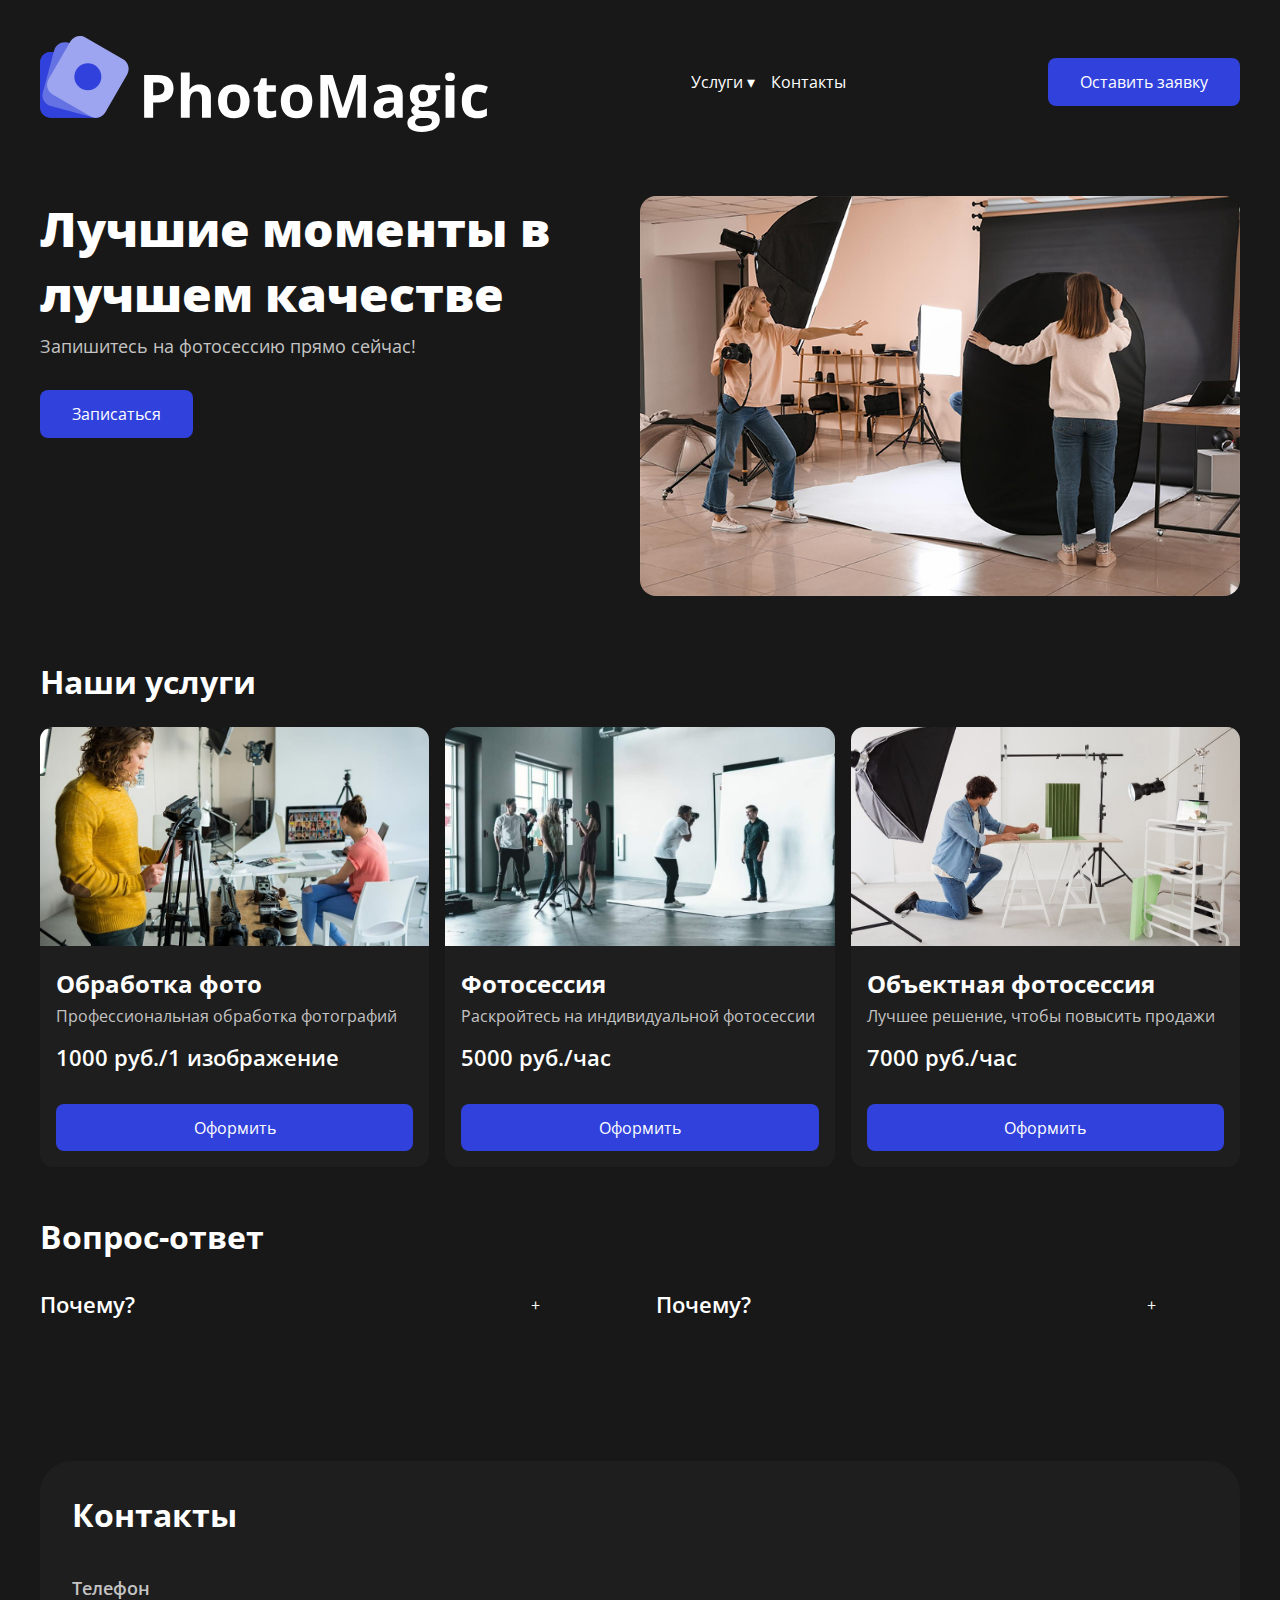
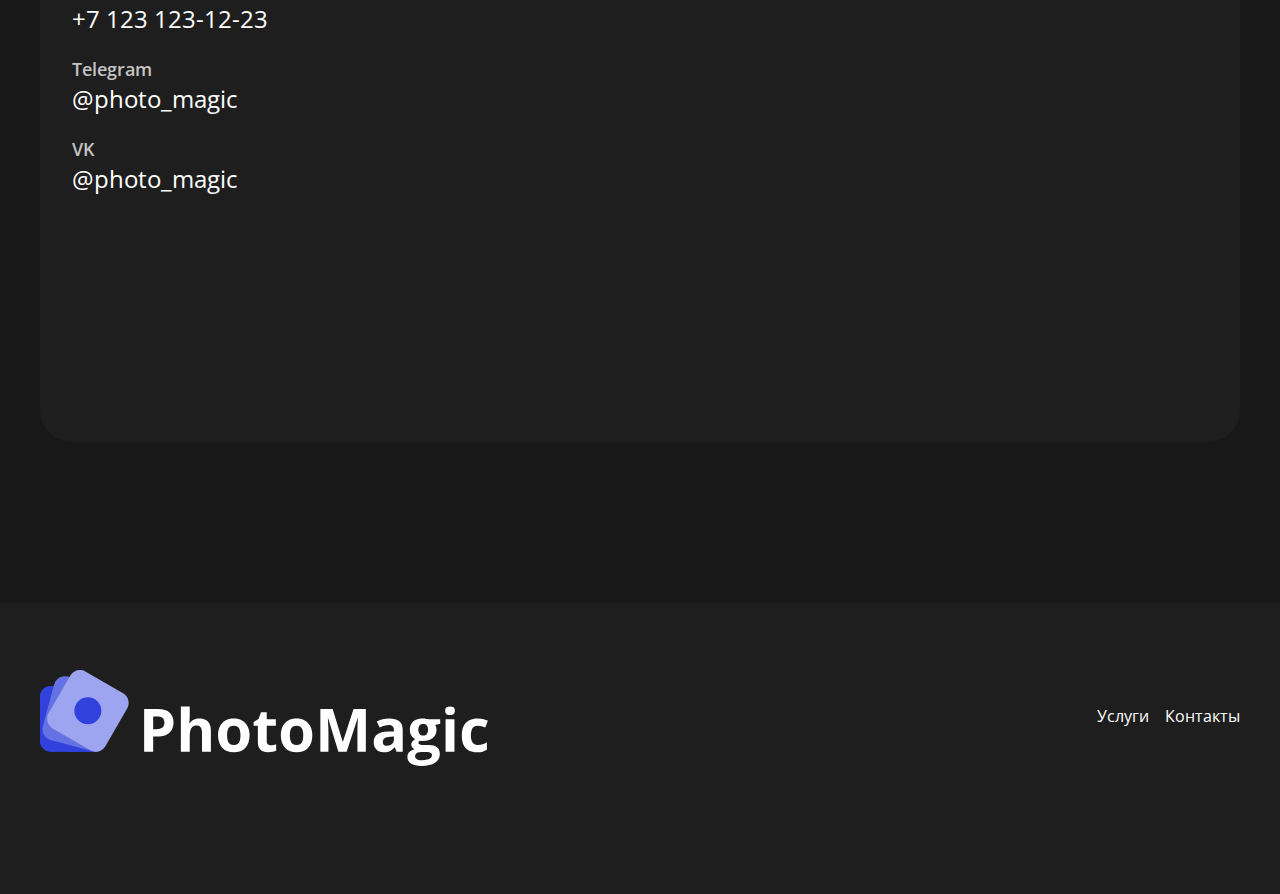
<file: 2dp__srez/index.html>
<!DOCTYPE html>
<html lang="en">

<head>
  <meta charset="UTF-8">
  <meta name="viewport" content="width=device-width, initial-scale=1.0">
  <link rel="stylesheet" href="./assets/css/style.css">
  <script src="./assets/js/main.js" defer></script>
  <title>Srez</title>
</head>

<body>
  <header>
    <div class="container header__content">
      <img src="./assets/images/logotype/logotype.svg" alt="logotype" class="logotype">
      <nav>
        <ul class="header_menu">
          <li>
            <div class="link_expand">
              <ul class=" link_expand__content">
                <li><a href="">Фотосессия</a></li>
                <li><a href="">Обработка фото</a></li>
                <li><a href="">Объектная фотосессия</a></li>
              </ul>
              <a href="">
                Услуги <span class="link_expand__arrow"></span>&#x25BE;</span>
              </a>
            </div>
          </li>
          <li>
            <a href="">Контакты</a>
          </li>
        </ul>
      </nav>
      <button>
        Оставить заявку
      </button>
    </div>
  </header>
  <section class="card">
    <div class="container card__content">
      <div class="card__text">
        <h1 class="card__headline">Лучшие моменты в лучшем качестве</h1>
        <p class="card__description">Запишитесь на фотосессию прямо сейчас!</p>
        <button>
          Записаться
        </button>
      </div>
      <img src="./assets/images/card/card-image.jpg" alt="card" class="card__image">
    </div>
  </section>
  <section class="services">
    <div class="container">
      <h2 class="headline">Наши услуги</h2>
      <div class="services__wrapper">
        <article class="service">
          <img class="service__cover" src="./assets/images/services/2.jpg" alt="card image">
          <div class="service__content">
            <p class="service__title">Обработка фото</p>
            <p class="service__description">Профессиональная обработка фотографий</p>
            <p class="service__price">1000 руб./1 изображение</p>
            <button class="service__button">
              Оформить
            </button>
          </div>
        </article>
        <article class="service">
          <img class="service__cover" src="./assets/images/services/1.jpeg" alt="card image">
          <div class="service__content">
            <p class="service__title">Фотосессия</p>
            <p class="service__description">Раскройтесь на индивидуальной фотосессии</p>
            <p class="service__price">5000 руб./час</p>
            <button class="service__button">
              Оформить
            </button>
          </div>
        </article>
        <article class="service">
          <img class="service__cover" src="./assets/images/services/3.jpg" alt="card image">
          <div class="service__content">
            <p class="service__title">Объектная фотосессия</p>
            <p class="service__description">Лучшее решение, чтобы повысить продажи</p>
            <p class="service__price">7000 руб./час</p>
            <button class="service__button">
              Оформить
            </button>
          </div>
        </article>
      </div>
    </div>
  </section>
  <section class="faq">
    <div class="container">
      <h2 class="headline">Вопрос-ответ</h2>
      <div class="faq__container">
        <div class="accordion">
          <div class="accordion__trigger">
            <p class="accordion__title">
              Почему?
            </p>
            <p class="accordion__icon">&#43;</p>
          </div>
          <div class="accordion__content">
            <p>Потому что</p>
          </div>
        </div>
        <div class="accordion">
          <div class="accordion__trigger">
            <p class="accordion__title">
              Почему?
            </p>
            <p class="accordion__icon">&#43;</p>
          </div>
          <div class="accordion__content">
            <p>Потому что</p>
          </div>
        </div>

      </div>
    </div>
  </section>
  <section class="contacts">
    <div class="container contacts__content">
      <h2 class="headline">Контакты</h2>
      <div class="contacts__info_map">
        <ul class="contacts__wrapper">
          <li>
            <p class="contact__name">
              Телефон
            </p>
            <p class="contact__value">
              +7 123 123-12-23
            </p>
          </li>
          <li>
            <p class="contact__name">
              Telegram
            </p>
            <p class="contact__value">
              @photo_magic
            </p>
          </li>
          <li>
            <p class="contact__name">
              VK
            </p>
            <p class="contact__value">
              @photo_magic
            </p>
          </li>
        </ul>
        <iframe
          src="https://www.google.com/maps/embed?pb=!1m18!1m12!1m3!1d1121.2441865147005!2d49.17913835515897!3d55.80212146487734!2m3!1f0!2f0!3f0!3m2!1i1024!2i768!4f13.1!3m3!1m2!1s0x415eb281ef8e4d65%3A0x5b12cc06fe4a5dfe!2z0JrQsNC30LDQvdGB0LrQuNC5INGC0LXRhdC90LjQutGD0Lwg0LjQvdGE0L7RgNC80LDRhtC40L7QvdC90YvRhSDRgtC10YXQvdC-0LvQvtCz0LjQuSDQuCDRgdCy0Y_Qt9C4!5e0!3m2!1sru!2sru!4v1733303837402!5m2!1sru!2sru"
          class="contacts__map" style="border:0;" allowfullscreen="" loading="lazy"
          referrerpolicy="no-referrer-when-downgrade"></iframe>
      </div>
    </div>
  </section>
  <footer>
    <div class="container footer__content">
      <img src="./assets/images/logotype/logotype.svg" alt="logotype" class="logotype">
      <nav>
        <ul class="header_menu">
          <li>
            <a href="">Услуги</a>
          </li>
          <li>
            <a href="">Контакты</a>
          </li>
        </ul>
      </nav>
    </div>
  </footer>

  <!-- Modal -->
  <dialog id="make_request">
    <span class="close">X</span>
    <h2 class="headline">
      Записаться на фотосессию
    </h2>
    <form class="make_request_form">
      <input type="email" name="email" placeholder="E-mail">
      <button type="submit">
        Отправить заявку
      </button>
    </form>
  </dialog>
</body>

</html>
</file>
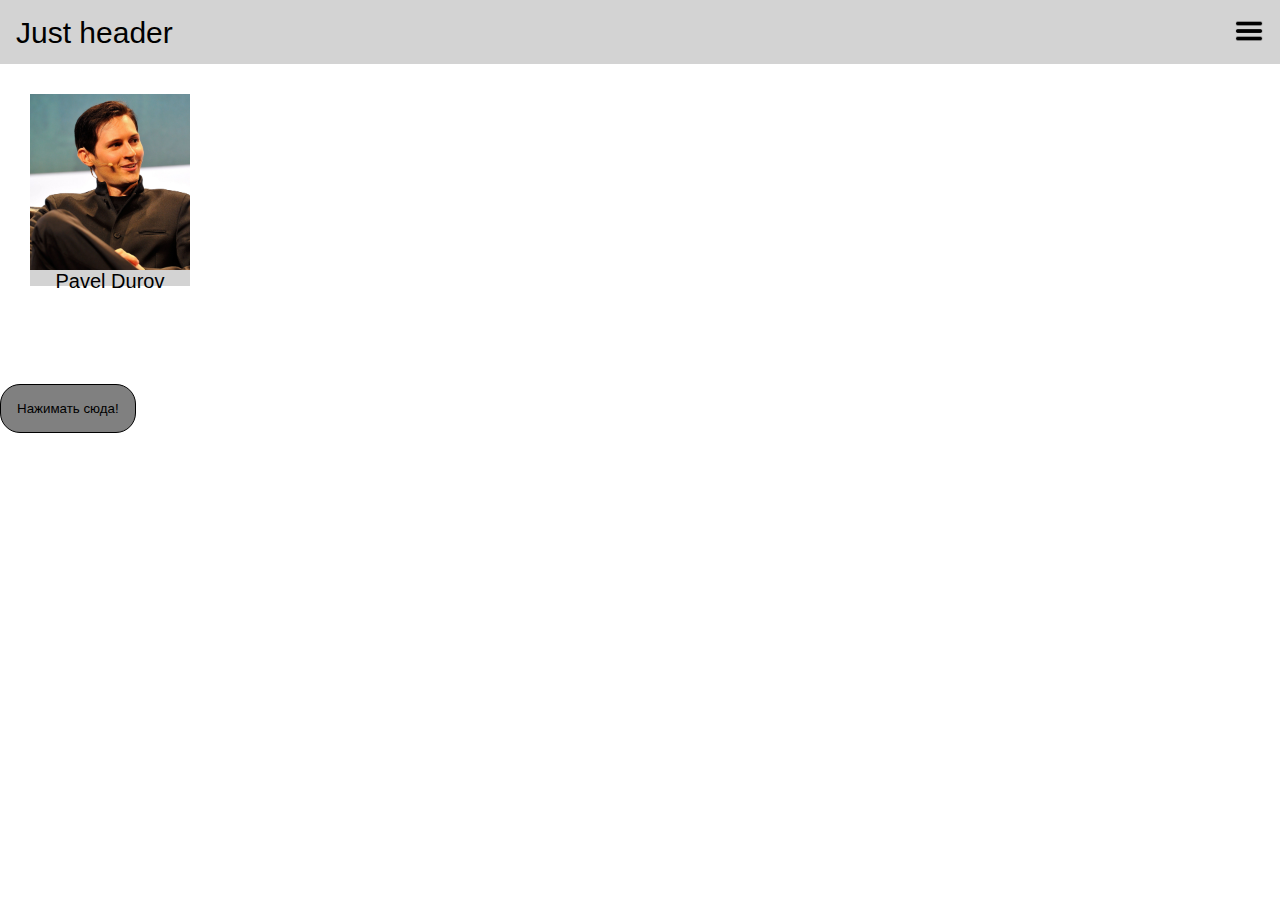
<file: 2/1/index.html>
<!DOCTYPE html>
<html lang="ru">

<head>
  <meta charset="UTF-8">
  <meta name="viewport" content="width=device-width, initial-scale=1.0">
  <link rel="stylesheet" href="./public/css/style.css">
  <script src="./public/js/main.js" defer></script>
  <title>1</title>
</head>

<body>
  <header class="header" >
    <div class="header-inner">
        <p class="header-text">Just header</p>
        <div class="nav">
          <a href="#">Home</a>
          <a href="#">Search</a>
          <a href="#">About us</a>
          <a href="#">Help</a>
        </div>
        <div class="burger">
          <span onclick="burger(event)">
            <img src="./public/image/Hamburger_icon.svg.png" alt="burger">
          </span>
        </div>
        
    </div>
  </header>
  <main>
    
    <div class="profile-inner">
        <div class="profile">
            <img src="./public/image/1037781022_662_0_3237_2831_1920x0_80_0_0_6bc55d0c1b8edc8400b3d938c42957b9.jpg" alt="fredurov" class="profile-img">
            <p>Pavel Durov</p>
        </div>
    </div>
    
    <div class="modal-btn">
      <button onclick="openModal()">
        <p class="">Нажимать сюда!</p>
      </button>
    </div>

    <div class="modal-window">
      <p class="">Вы хотите удалить профиль Павла?</p>
      <button onclick="closeModal()">Закрыть</button>
      <button class="remove-btn" onclick="removeFREDUROV()">удалить</button>
    </div>

  </main>
</body>

</html>
</file>
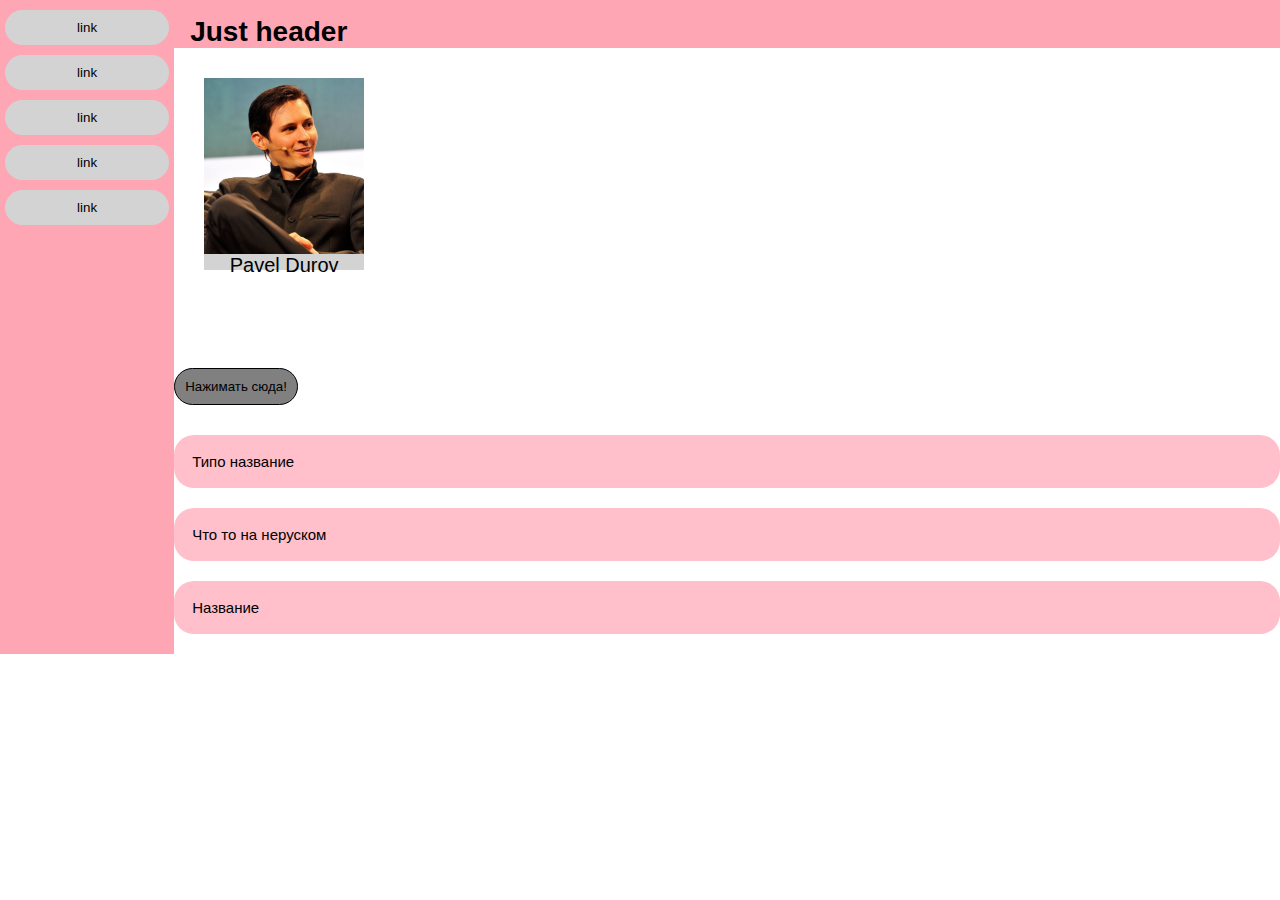
<file: 2/2/index.html>
<!DOCTYPE html>
<html lang="ru">

<head>
  <meta charset="UTF-8">
  <meta name="viewport" content="width=device-width, initial-scale=1.0">
  <link rel="stylesheet" href="./assets/css/style.css">
  <script src="./assets/js/main.js" defer></script>
  <title>2</title>
</head>

<body>
  <div class="bar">
    
      
      

    <button class="bar-btn">link</button>
    <button class="bar-btn">link</button>
    <button class="bar-btn">link</button>
    <button class="bar-btn">link</button>
    <button class="bar-btn">link</button>
  </div>
  <div class="main">
    <header class="header" >
      <div class="header-inner">
          <h1>Just header</h1>
          
      </div>
    </header>
    <main>
      
      <div class="profile-inner">
          <div class="profile">
              <img src="./assets/images/1037781022_662_0_3237_2831_1920x0_80_0_0_6bc55d0c1b8edc8400b3d938c42957b9.jpg" alt="fredurov" class="profile-img">
              <p>Pavel Durov</p>
          </div>
      </div>
      
      <div class="modal-btn">
        <button onclick="openModal()">
          <p class="">Нажимать сюда!</p>
        </button>
      </div>

      


      <button class="accordion">Типо название</button>
      <div class="panel">
      <p>Lorem ipsum dolor sit amet, consectetur adipisicing elit, sed do eiusmod tempor incididunt ut labore et dolore magna aliqua. Ut enim ad minim veniam, quis nostrud exercitation ullamco laboris nisi ut aliquip ex ea commodo consequat.Lorem ipsum dolor sit amet, consectetur adipisicing elit, sed do eiusmod tempor incididunt ut labore et dolore magna aliqua. Ut enim ad minim veniam, quis nostrud exercitation ullamco laboris nisi ut aliquip ex ea commodo consequat.Lorem ipsum dolor sit amet, consectetur adipisicing elit, sed do eiusmod tempor incididunt ut labore et dolore magna aliqua. Ut enim ad minim veniam, quis nostrud exercitation ullamco laboris nisi ut aliquip ex ea commodo consequat.Lorem ipsum dolor sit amet, consectetur adipisicing elit, sed do eiusmod tempor incididunt ut labore et dolore magna aliqua. Ut enim ad minim veniam, quis nostrud exercitation ullamco laboris nisi ut aliquip ex ea commodo consequat.</p>
      </div>

      <button class="accordion">Что то на неруском</button>
      <div class="panel">
        <p>Lorem ipsum dolor sit amet, consectetur adipisicing elit, sed do eiusmod tempor incididunt ut labore et dolore magna aliqua. Ut enim ad minim veniam, quis nostrud exercitation ullamco laboris nisi ut aliquip ex ea commodo consequat.Lorem ipsum dolor sit amet, consectetur adipisicing elit, sed do eiusmod tempor incididunt ut labore et dolore magna aliqua. Ut enim ad minim veniam, quis nostrud exercitation ullamco laboris nisi ut aliquip ex ea commodo consequat.Lorem ipsum dolor sit amet, consectetur adipisicing elit, sed do eiusmod tempor incididunt ut labore et dolore magna aliqua. Ut enim ad minim veniam, quis nostrud exercitation ullamco laboris nisi ut aliquip ex ea commodo consequat.Lorem ipsum dolor sit amet, consectetur adipisicing elit, sed do eiusmod tempor incididunt ut labore et dolore magna aliqua. Ut enim ad minim veniam, quis nostrud exercitation ullamco laboris nisi ut aliquip ex ea commodo consequat.</p>
      </div>

      <button class="accordion">Название</button>
      <div class="panel">
        <p>Lorem ipsum dolor sit amet, consectetur adipisicing elit, sed do eiusmod tempor incididunt ut labore et dolore magna aliqua. Ut enim ad minim veniam, quis nostrud exercitation ullamco laboris nisi ut aliquip ex ea commodo consequat.Lorem ipsum dolor sit amet, consectetur adipisicing elit, sed do eiusmod tempor incididunt ut labore et dolore magna aliqua. Ut enim ad minim veniam, quis nostrud exercitation ullamco laboris nisi ut aliquip ex ea commodo consequat.Lorem ipsum dolor sit amet, consectetur adipisicing elit, sed do eiusmod tempor incididunt ut labore et dolore magna aliqua. Ut enim ad minim veniam, quis nostrud exercitation ullamco laboris nisi ut aliquip ex ea commodo consequat.Lorem ipsum dolor sit amet, consectetur adipisicing elit, sed do eiusmod tempor incididunt ut labore et dolore magna aliqua. Ut enim ad minim veniam, quis nostrud exercitation ullamco laboris nisi ut aliquip ex ea commodo consequat.</p>
      </div>

      <div class="modal-window">
        <p class="">Вы хотите удалить профиль Павла?</p>
        <button onclick="closeModal()">Закрыть</button>
        <button class="remove-btn" onclick="removeFREDUROV()">удалить</button>
      </div>
      
      

    </main>
  </div>
</body>

</html>
</file>
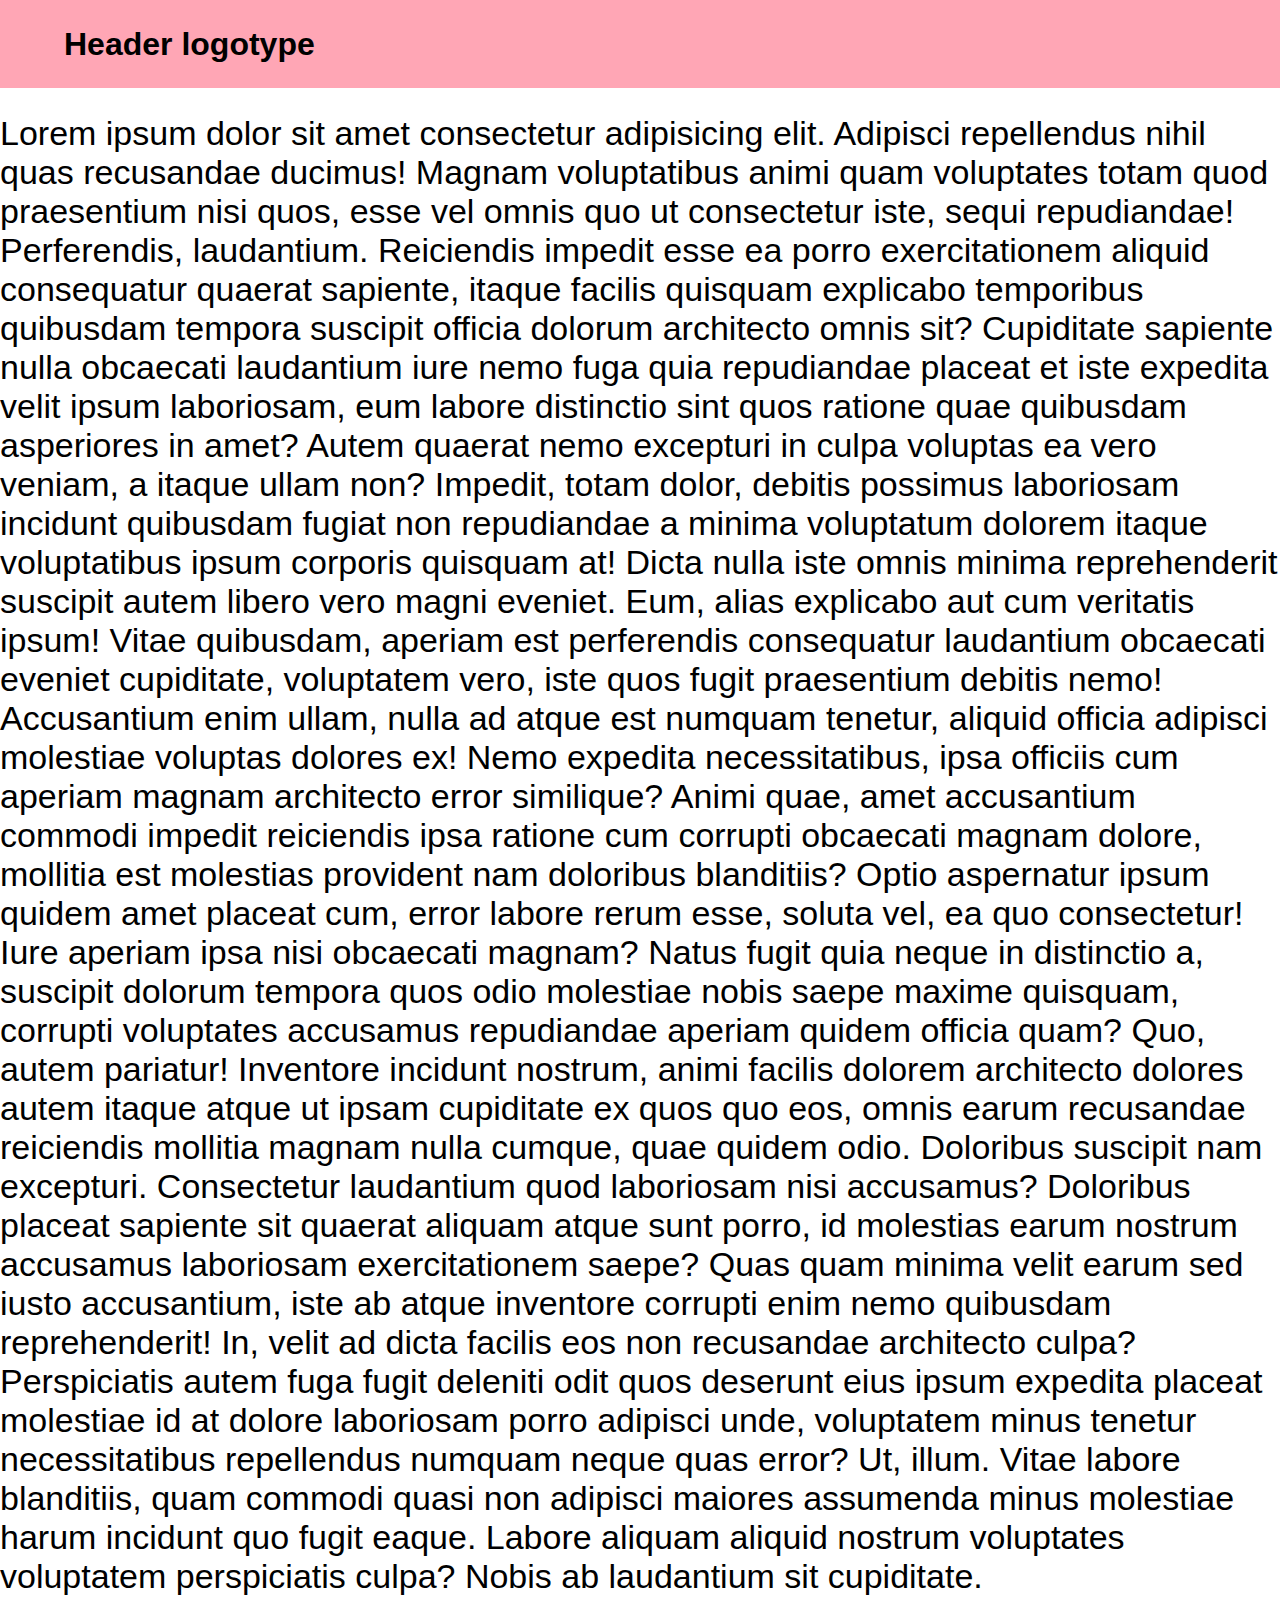
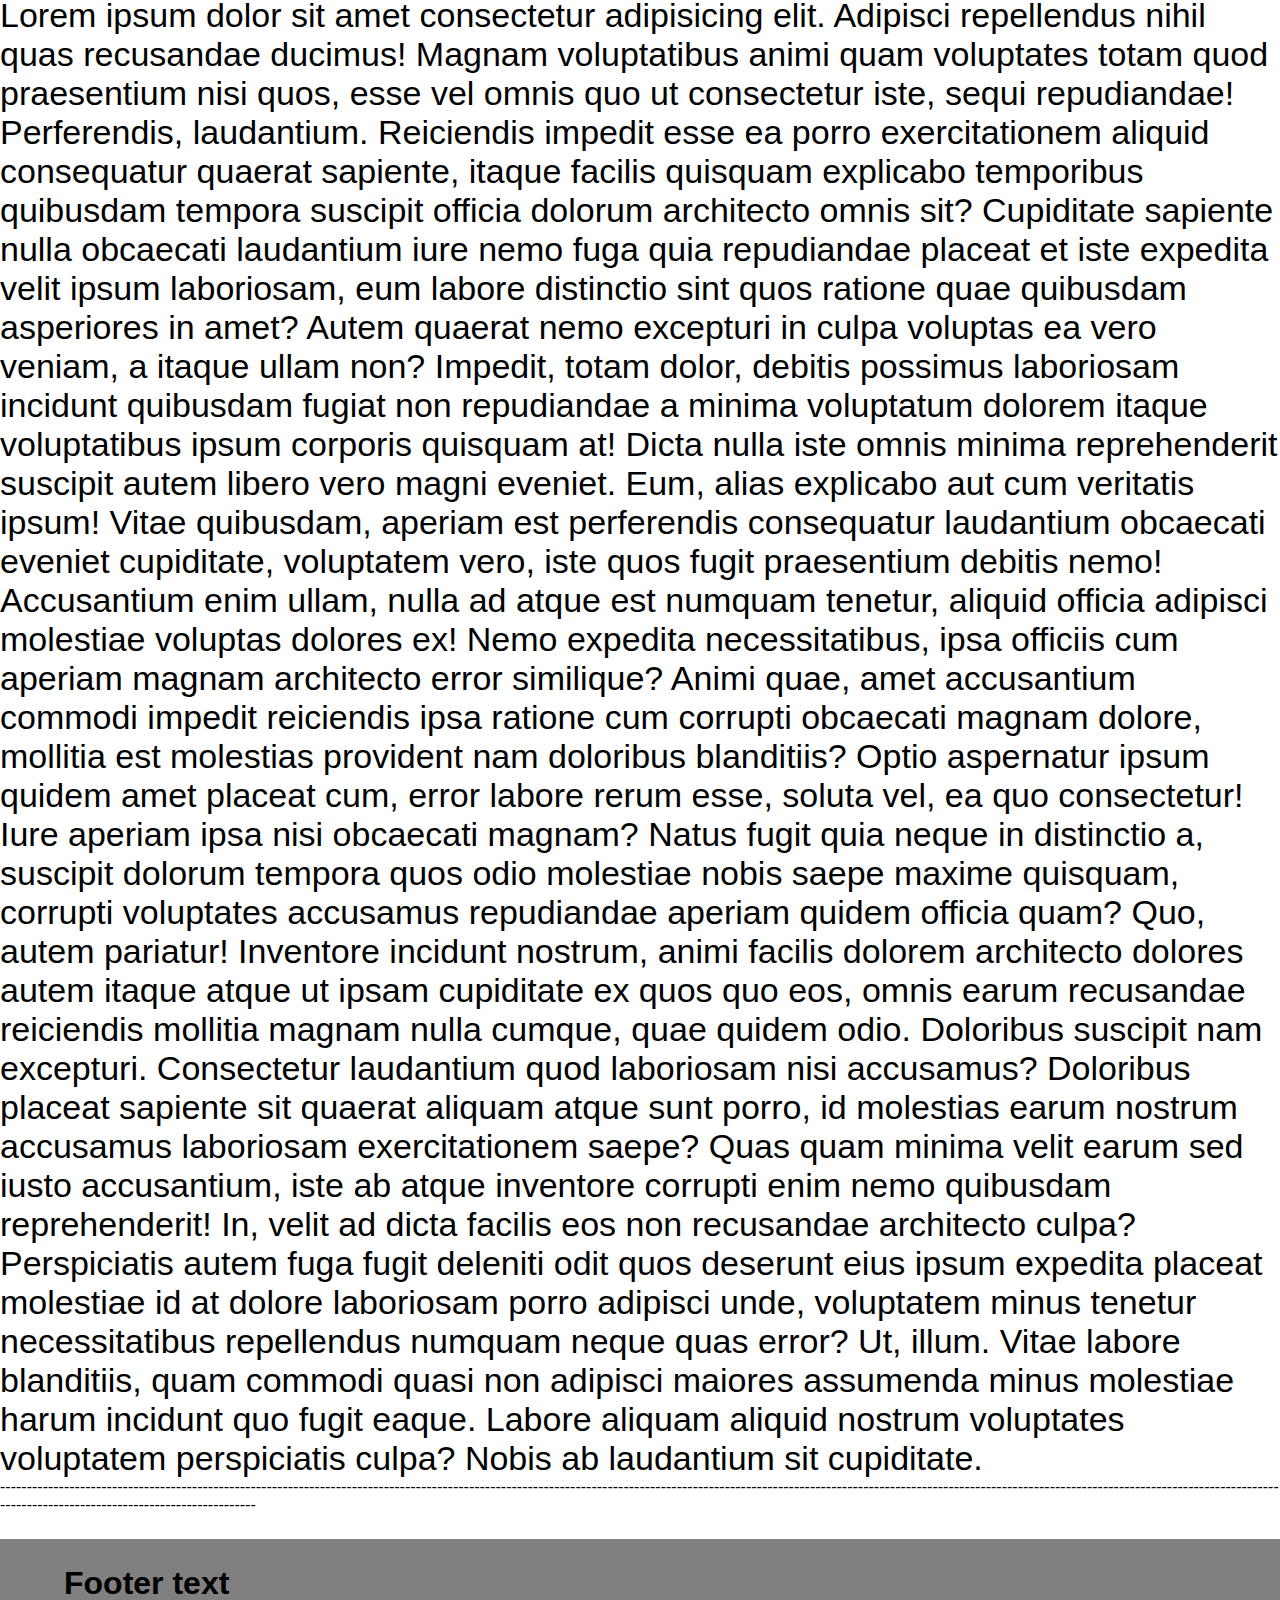
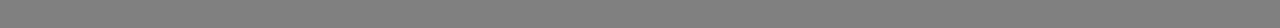
<file: 2/3/index.html>
<!DOCTYPE html>
<html lang="ru">
<head>
    <meta charset="UTF-8">
    <meta name="viewport" content="width=device-width, initial-scale=1.0">
    <link rel="stylesheet" href="./assets/css/style.css">
    <script src="./assets/js/main.js" defer></script>
    <title>Document</title>
</head>
<body>
    <header class="header">
        <div class="header-inner">
            <div class="header-title">
                <h1>Header logotype</h1>
            </div>
        </div>
    </header>
    <main class="main">
        <div class="main-inner">
            <p class="main-text">Lorem ipsum dolor sit amet consectetur adipisicing elit. Adipisci repellendus nihil quas recusandae ducimus! Magnam voluptatibus animi quam voluptates totam quod praesentium nisi quos, esse vel omnis quo ut consectetur iste, sequi repudiandae! Perferendis, laudantium. Reiciendis impedit esse ea porro exercitationem aliquid consequatur quaerat sapiente, itaque facilis quisquam explicabo temporibus quibusdam tempora suscipit officia dolorum architecto omnis sit? Cupiditate sapiente nulla obcaecati laudantium iure nemo fuga quia repudiandae placeat et iste expedita velit ipsum laboriosam, eum labore distinctio sint quos ratione quae quibusdam asperiores in amet? Autem quaerat nemo excepturi in culpa voluptas ea vero veniam, a itaque ullam non? Impedit, totam dolor, debitis possimus laboriosam incidunt quibusdam fugiat non repudiandae a minima voluptatum dolorem itaque voluptatibus ipsum corporis quisquam at! Dicta nulla iste omnis minima reprehenderit suscipit autem libero vero magni eveniet. Eum, alias explicabo aut cum veritatis ipsum! Vitae quibusdam, aperiam est perferendis consequatur laudantium obcaecati eveniet cupiditate, voluptatem vero, iste quos fugit praesentium debitis nemo! Accusantium enim ullam, nulla ad atque est numquam tenetur, aliquid officia adipisci molestiae voluptas dolores ex! Nemo expedita necessitatibus, ipsa officiis cum aperiam magnam architecto error similique? Animi quae, amet accusantium commodi impedit reiciendis ipsa ratione cum corrupti obcaecati magnam dolore, mollitia est molestias provident nam doloribus blanditiis? Optio aspernatur ipsum quidem amet placeat cum, error labore rerum esse, soluta vel, ea quo consectetur! Iure aperiam ipsa nisi obcaecati magnam? Natus fugit quia neque in distinctio a, suscipit dolorum tempora quos odio molestiae nobis saepe maxime quisquam, corrupti voluptates accusamus repudiandae aperiam quidem officia quam? Quo, autem pariatur! Inventore incidunt nostrum, animi facilis dolorem architecto dolores autem itaque atque ut ipsam cupiditate ex quos quo eos, omnis earum recusandae reiciendis mollitia magnam nulla cumque, quae quidem odio. Doloribus suscipit nam excepturi. Consectetur laudantium quod laboriosam nisi accusamus? Doloribus placeat sapiente sit quaerat aliquam atque sunt porro, id molestias earum nostrum accusamus laboriosam exercitationem saepe? Quas quam minima velit earum sed iusto accusantium, iste ab atque inventore corrupti enim nemo quibusdam reprehenderit! In, velit ad dicta facilis eos non recusandae architecto culpa? Perspiciatis autem fuga fugit deleniti odit quos deserunt eius ipsum expedita placeat molestiae id at dolore laboriosam porro adipisci unde, voluptatem minus tenetur necessitatibus repellendus numquam neque quas error? Ut, illum. Vitae labore blanditiis, quam commodi quasi non adipisci maiores assumenda minus molestiae harum incidunt quo fugit eaque. Labore aliquam aliquid nostrum voluptates voluptatem perspiciatis culpa? Nobis ab laudantium sit cupiditate.</p>
            <p class="main-text">Lorem ipsum dolor sit amet consectetur adipisicing elit. Adipisci repellendus nihil quas recusandae ducimus! Magnam voluptatibus animi quam voluptates totam quod praesentium nisi quos, esse vel omnis quo ut consectetur iste, sequi repudiandae! Perferendis, laudantium. Reiciendis impedit esse ea porro exercitationem aliquid consequatur quaerat sapiente, itaque facilis quisquam explicabo temporibus quibusdam tempora suscipit officia dolorum architecto omnis sit? Cupiditate sapiente nulla obcaecati laudantium iure nemo fuga quia repudiandae placeat et iste expedita velit ipsum laboriosam, eum labore distinctio sint quos ratione quae quibusdam asperiores in amet? Autem quaerat nemo excepturi in culpa voluptas ea vero veniam, a itaque ullam non? Impedit, totam dolor, debitis possimus laboriosam incidunt quibusdam fugiat non repudiandae a minima voluptatum dolorem itaque voluptatibus ipsum corporis quisquam at! Dicta nulla iste omnis minima reprehenderit suscipit autem libero vero magni eveniet. Eum, alias explicabo aut cum veritatis ipsum! Vitae quibusdam, aperiam est perferendis consequatur laudantium obcaecati eveniet cupiditate, voluptatem vero, iste quos fugit praesentium debitis nemo! Accusantium enim ullam, nulla ad atque est numquam tenetur, aliquid officia adipisci molestiae voluptas dolores ex! Nemo expedita necessitatibus, ipsa officiis cum aperiam magnam architecto error similique? Animi quae, amet accusantium commodi impedit reiciendis ipsa ratione cum corrupti obcaecati magnam dolore, mollitia est molestias provident nam doloribus blanditiis? Optio aspernatur ipsum quidem amet placeat cum, error labore rerum esse, soluta vel, ea quo consectetur! Iure aperiam ipsa nisi obcaecati magnam? Natus fugit quia neque in distinctio a, suscipit dolorum tempora quos odio molestiae nobis saepe maxime quisquam, corrupti voluptates accusamus repudiandae aperiam quidem officia quam? Quo, autem pariatur! Inventore incidunt nostrum, animi facilis dolorem architecto dolores autem itaque atque ut ipsam cupiditate ex quos quo eos, omnis earum recusandae reiciendis mollitia magnam nulla cumque, quae quidem odio. Doloribus suscipit nam excepturi. Consectetur laudantium quod laboriosam nisi accusamus? Doloribus placeat sapiente sit quaerat aliquam atque sunt porro, id molestias earum nostrum accusamus laboriosam exercitationem saepe? Quas quam minima velit earum sed iusto accusantium, iste ab atque inventore corrupti enim nemo quibusdam reprehenderit! In, velit ad dicta facilis eos non recusandae architecto culpa? Perspiciatis autem fuga fugit deleniti odit quos deserunt eius ipsum expedita placeat molestiae id at dolore laboriosam porro adipisci unde, voluptatem minus tenetur necessitatibus repellendus numquam neque quas error? Ut, illum. Vitae labore blanditiis, quam commodi quasi non adipisci maiores assumenda minus molestiae harum incidunt quo fugit eaque. Labore aliquam aliquid nostrum voluptates voluptatem perspiciatis culpa? Nobis ab laudantium sit cupiditate.</p>
            <div class="point" id="point">[base64]</div>
        </div>
        <dialog id="modal" class="modal">ляляляляляляляля</p>
            
            <img class="img" src="./assets/image/214-2146560_pink-bow-emoji-hd-png-download.png" alt="boo">
            <p class="boo">
            <div class="df" id="df">
                <div class="sec">Осталось</div>
                <div class="counter" id="counter"></div>
                <div class="sec">секунд</div>
            </div>
            <button id="closeBtn" class="closeBtn">Закрыть</button>
        </dialog>
    </main>
    <footer class="footer">
        <div class="footer-inner">
            <h1 class="">Footer text</h1>
        </div>
    </footer>
</body>
</html>
</file>
<file: 2dp__srez/assets/css/style.css>
@font-face {
  font-family: "OpenSans";
  src: url('../fonts/OpenSans-Variable.ttf');
}

* {
  margin: 0;
  padding: 0;
  box-sizing: border-box;
  text-decoration: none;
  font-family: "OpenSans";
  color: #ffffff;
}

a {
  transition: 0.5s ease-out;
}
a:hover {
  text-decoration: underline;
}

body {
  background: #181818;
}

button {
  font-size: 1rem;
  background: #3142dc;
  color: #fff;
  border: none;
  padding: 0.8rem 2rem;
  border-radius: 0.5rem;
  transition: 0.4s ease-out;
}

button:hover {
  background: #5d6ade;
  transition: 0.1s ease-out;
}

button:active {
  background: #858dd6;
}

.container {
  max-width: 1200px;
  width: 100%;
  margin: 0 auto;
}

header {
  padding: 2rem 0;
}

.header__content {
  display: flex;
  align-items: center;
  justify-content: space-between;
}

.logotype {
  height: 100px;
}

.header_menu {
  display: flex;
  align-items: center;
  gap: 1rem;
  list-style: none;
}

.link_expand {
  position: relative;
}

.link_expand__content {
  width: 250px;
  bottom: -125px;
  padding: 1rem;
  background: #292929;
  border-radius: 1rem;
  position: absolute;
  list-style: none;
  display: none;
  flex-direction: column;
}

.link_expand.open .link_expand__content {
  display: flex;
}

.link_expand__content li + li {
  margin-top: 0.5rem;
}

.card {
  padding-top: 2rem;
}

.card__headline {
  font-size: 3rem;
  font-weight: 800;
}

.card__description {
  font-size: 1.1rem;
  margin-top: 0.5rem;
  color: #c4c4c4;
}

.card__content {
  display: grid;
  grid-template-columns: 1fr 600px;
  column-gap: 3rem;
}

.card button {
  margin-top: 2rem;
}

.card__image {
  width: 100%;
  border-radius: 1rem;
}

.card__text {
  font-size: 1.2rem;
}

.headline {
  font-size: 2rem;
  margin-bottom: 1.5rem;
}

.services {
  padding-top: 4rem;
}

.services__wrapper {
  display: grid;
  grid-template-columns: repeat(3, 1fr);
  column-gap: 1rem;
}

.service {
  border-radius: 0.8rem;
  background: #1e1e1e;
  overflow: hidden;
}

.service__cover {
  width: 100%;
  aspect-ratio: 16/9;
  object-fit: cover;
}

.service__content {
  padding: 1rem;
}

.service__title {
  font-size: 1.5rem;
  font-weight: 700;
  margin-bottom: 0.3rem;
}

.service__description {
  font-size: 1rem;
  margin-bottom: 1rem;
  color: #c4c4c4;
}

.service__price {
  font-size: 1.35rem;
  font-weight: 600;
}

.service__button {
  width: 100%;
  margin-top: 2rem;
}

.contacts {
  padding-top: 5rem;
}

.contacts__content {
  background: #1e1e1e;
  padding: 2rem;
  border-radius: 2rem;
}

.contacts__info_map {
  display: grid;
  grid-template-columns: 1fr 800px;
}

.contacts__wrapper {
  display: flex;
  flex-direction: column;
  list-style: none;
  gap: 1.35rem;
  margin-top: 1rem;
}

.contacts__wrapper>li {
  display: flex;
  flex-direction: column;
  gap: 0.1rem;
}

.contact__name {
  font-weight: 600;
  font-size: 1.1rem;
  color: #c4c4c4;
}

.contact__value {
  font-size: 1.5rem;
}

.contacts__map {
  width: 100%;
  aspect-ratio: 16/9;
  border-radius: 1rem;
}

footer {
  margin-top: 10rem;
  padding-top: 4rem;
  padding-bottom: 8rem;
  background: #1e1e1e;
}

.footer__content {
  display: flex;
  align-items: center;
  justify-content: space-between;
}

dialog {
  top: 50%;
  left: 50%;
  -webkit-transform: translateX(-50%) translateY(-50%);
  -moz-transform: translateX(-50%) translateY(-50%);
  -ms-transform: translateX(-50%) translateY(-50%);
  transform: translateX(-50%) translateY(-50%);
  width: 500px;
  padding: 2rem;
  background: #181818;
  border: #5f5f5f;
  opacity: 0;
  transition: 1s ease-out;
  outline: none;
  border-radius: 2rem;
}

dialog[open] {
  opacity: 1;
}

dialog[open]::backdrop {
  background: #000000e8;
}

.make_request_form {
  display: flex;
  flex-direction: column;
}

input {
  border: 1px solid #292929;
  outline: none;
  padding: 0.5rem 0.85rem;
  border-radius: 0.25rem;
  background: none;
}

input:focus {
  border: 1px solid #383838e8
}

input+button {
  margin-top: 1rem;
}

.close {
  position: absolute;
  top: 2rem;
  right: 2rem;
  color: #c4c4c4;
  cursor: pointer;
}

.faq {
  padding-top: 3rem;
}

.faq__container {
  margin-top: 2rem;
  display: grid;
  grid-template-columns: repeat(2, 1fr);
  column-gap: 2rem;
  row-gap: 2rem;
}

.accordion {
  width: 100%;
  max-width: 500px;
  cursor: pointer;
}

.accordion__trigger {
  display: flex;
  align-items: center;
  justify-content: space-between;
  gap: 1rem;
}

.accordion__title {
  width: fit-content;
  font-size: 1.35rem;
  font-weight: 600;
}

.accordion__icon {
  width: fit-content;
}

.accordion.open .accordion__icon {
  transform: rotate(45deg);
}


.accordion__content {
  opacity: 0;
  margin-top: 40px;
  cursor: pointer;
}

.accordion.open .accordion__content {
  opacity: 1;
} 

.accordion-content {
  display: none;
  padding: 10px;
  border: 1px solid #ccc;
}
</file>
<file: 2/1/public/css/style.css>
* {
    margin: 0;
    padding: 0;
    box-sizing: border-box;
}

button {
    border-radius: 20px;
    background-color: gray;
    border: 1px solid black;
    padding: 1rem 1rem;
}

.header {
    width: 100%;
    height: 4rem;
    background-color: lightgrey;
}

.header-inner {
    padding-left: 1rem;
    padding-right: 1rem;
    display: flex;
    flex-direction: row;
    padding-top: 1rem;
    justify-content: space-between;
    
}

.burger {
    z-index: 100;
    width: 30px;
    height: 30px;
}

.burger img {
    width: 100%;
    height: 100%;
}

.header-text {
    font-size: 30px;
    font-family: Arial, Helvetica, sans-serif;
}

.profile-inner {
    width: 100%;
    height: 20rem;
    
    padding-left: 30px;
    padding-top: 30px;
}

.profile {
    width: 10rem;
    height: 12rem;
    background-color: lightgrey;
    display: flex;
    flex-direction: column;
    align-items: center;
}

.profile p {
    font-size: 20px;
    font-family: Arial, Helvetica, sans-serif;
}

.profile-img {
    width: 10rem;
}

.nav {
    display: none;
    width: 100%;
    height: 100%;
    z-index: 50;
    position: fixed;
    left: 0;
    right: 0;
    top: 0;
    bottom: 0;
    padding: 40px 40px;
    flex-direction: column;
    gap: 15px;
    background-color:grey;
}

.nav a {
    text-decoration: none;
    color: #fff;
    font-size: 16px;
    font-family: Arial, Helvetica, sans-serif;
}



.modal-window {
    display: none;
    flex-direction: column;
    gap: 20px;
    background-color: #fff;
    position: fixed;
    width: 300px;
    height: 200px;
    z-index: 40;
    top: calc(50% - 250px);
    left: calc(50% - 175px);
    border-radius: 10px;
    padding: 10px 10px;
}

.modal-window p {
    font-size: 20px;
    font-family: Arial, Helvetica, sans-serif;
}

.open {
    display: flex;
}

.close {
    display: none;
}
</file>
<file: 2/2/assets/css/style.css>
* {
    margin: 0;
    padding: 0;
    box-sizing: border-box;
}

body {
    font-family: Arial, Helvetica, sans-serif;
    font-size: 14px;
    display: flex;
    flex-direction: row;
}

.main {
    width: 100%;
}

button {
    border-radius: 20px;
    background-color: gray;
    border: 1px solid black;
    padding: 10px 10px;
}

.header {
    width: 100%;
    
    background-color: rgb(255, 166, 181);
}

.header-inner {
    padding-left: 1rem;
    padding-right: 1rem;
    padding-top: 1rem;
}

.header-text {
    font-size: 30px;
    font-family: Arial, Helvetica, sans-serif;
}

.profile-inner {
    width: 100%;
    height: 20rem;
    padding-left: 30px;
    padding-top: 30px;
}

.profile {
    width: 10rem;
    height: 12rem;
    background-color: lightgrey;
    display: flex;
    flex-direction: column;
    align-items: center;
}

.profile p {
    font-size: 20px;
    font-family: Arial, Helvetica, sans-serif;
}

.profile-img {
    width: 10rem;
}

.modal-window {
    display: none;
    flex-direction: column;
    gap: 20px;
    background-color: #fff;
    position: fixed;
    width: 300px;
    height: 200px;
    z-index: 40;
    top: calc(50% - 250px);
    left: calc(50% - 175px);
    border-radius: 10px;
    padding: 10px 10px;
}

.modal-window p {
    font-size: 20px;
    font-family: Arial, Helvetica, sans-serif;
}

.modal-btn {
    padding-bottom: 30px;
}

.open {
    display: flex;
}

.close {
    display: none;
}

.accordion {
    background-color:pink;
    cursor: pointer;
    padding: 18px;
    width: 100%;
    border: none;
    text-align: left;
    outline: none;
    font-size: 15px;
    transition: all 0.4s ease-in-out;
    margin-bottom: 20px;
  }
  
.active, .accordion:hover {
    background-color: palevioletred; 
}
  
.panel {
    padding: 0 18px;
    display: none;
    background-color: white;
    overflow: hidden;
}


.bar {
    width: 60px;
    transition: all 0.3s ease-in-out;
    background-color: rgb(255, 166, 181);
    display: flex;
    flex-direction: column;
    gap: 10px;
    padding-top: 10px;
    padding-left: 5px;
    padding-right: 5px;
}

.bar:hover {
    width: 200px;
}



.bar-btn {
    background-color: lightgrey;
    border: none;
    transition: all 0.3s ease-in-out;
}
</file>
<file: 2/3/assets/css/style.css>
* {
    margin: 0;
    padding: 0;
    box-sizing: border-box;
    font-family: Arial, Helvetica, sans-serif;
}

.header {
    width: 100vw;
    background-color: rgb(255, 166, 181);
}

.header-inner {
    margin-left: 5vw;
    margin-right: 5vw;
    padding-top: 2vw;
    padding-bottom: 2vw;
}

.main-inner {
    padding-top: 2vw;
    padding-bottom: 2vw;
}

.main-text {
    font-size: 34px;
}

.footer {
    width: 100vw;
    background-color: grey;
}

.footer-inner {
    padding-top: 2vw;
    padding-bottom: 2vw;
    margin-left: 5vw;
    margin-right: 5vw;
}

.modal {
    margin: 0 auto;
    width: 400px;
    height: 400px;
    background-color: #fff;
    border: none;
    border-radius: 50px;
    padding: 20px;
    outline: none;
    position: relative;
    top: auto;
}

.df {
    display: flex;
    gap: 5px;
}

.img {
    height: 360px;
    width: 360px;
}

.boo {
    font-size: 24px;
}

.closeBtn {
    border: none;
    background-color: grey;
    border-radius: 5px;
    padding: 5px 1px 5px 1px;
}
</file>
